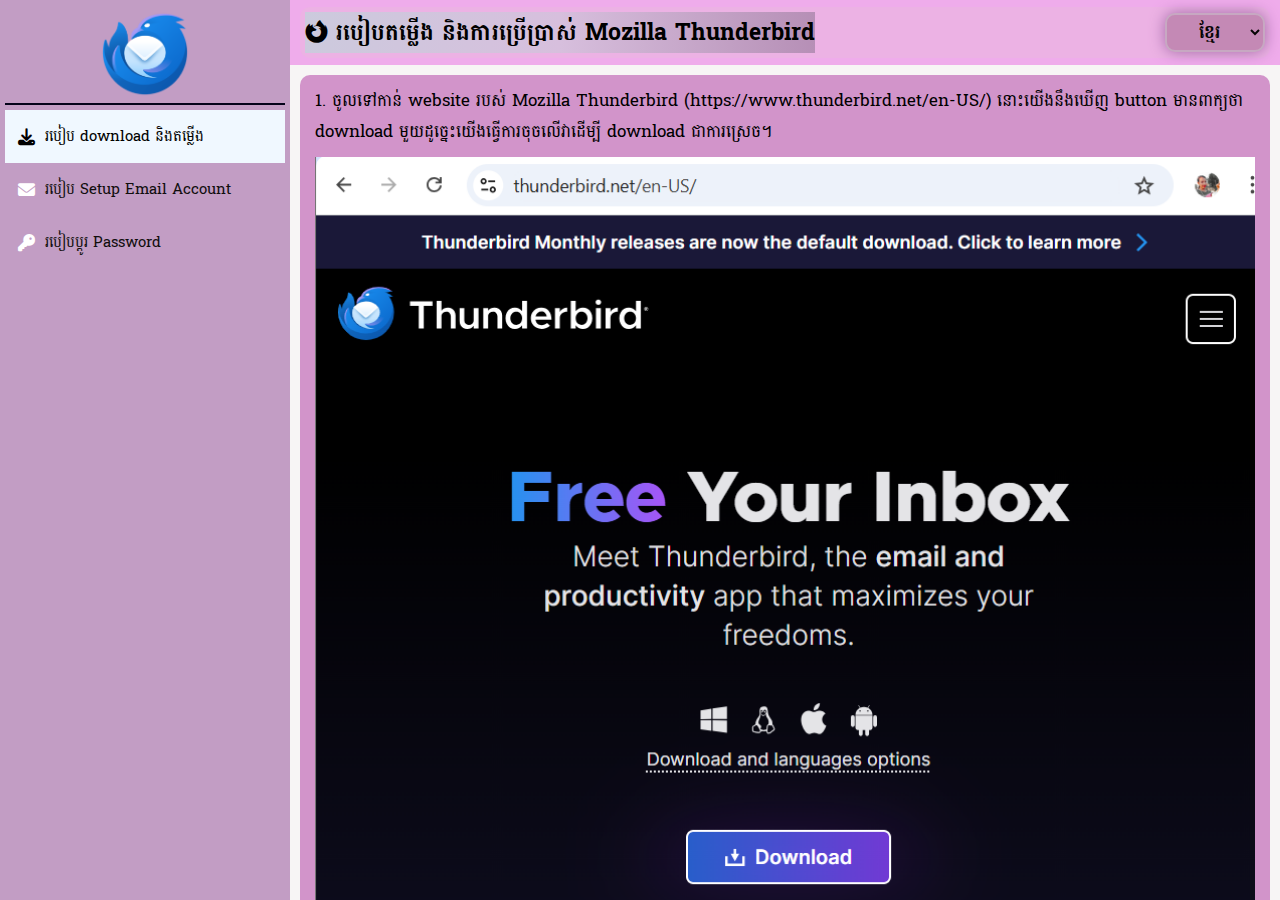
<file: index.html>
<!DOCTYPE html>
<html lang="en">
  <head>
    <meta charset="UTF-8" />
    <meta name="viewport" content="width=device-width, initial-scale=1.0" />
    <title>Document</title>
    <link
      rel="stylesheet"
      href="https://cdnjs.cloudflare.com/ajax/libs/font-awesome/6.7.2/css/all.min.css"
    />
    <link rel="stylesheet" href="./styles/index.css" />
    <link href="https://unpkg.com/aos@2.3.1/dist/aos.css" rel="stylesheet" />
  </head>
  <body>
    <div class="main-container">
      <div class="side-bar">
        <div class="img">
          <img src="./img/Thunderbird_2023_icon.png" alt="" />
        </div>
        <div class="main-menu">
          <ul>
            <li data-translate="sidebar1" id="download">
              <i class="fa-solid fa-download"></i>
              <a
                href="index.html"
                class="translation-text"
                id="download-text"
              ></a>
            </li>
            <li data-translate="sidebar2" id="email">
              <i class="fa-solid fa-envelope"></i>
              <a
                href="./pages/email.html"
                class="translation-text"
                id="email-text"
              ></a>
            </li>
            <li data-translate="sidebar3" id="changepass">
              <i class="fa-solid fa-key"></i>
              <a
                href="./pages/changepass.html"
                class="translation-text"
                id="changepass-text"
              ></a>
            </li>
          </ul>
        </div>
      </div>
      <div class="top-menu">
        <div class="header">
          <div class="title" data-translate="title">
            <i class="fa-brands fa-firefox-browser"></i>
            <span class="translation-text"></span>
          </div>
          <div class="lang">
            <select name="" id="switchlang">
              <option value="km" style="color: black">ខ្មែរ</option>
              <option value="en" style="color: black">English</option>
            </select>
          </div>
        </div>
      </div>
      <div class="container" id="download-content" data-aos="fade-up">
        <div class="box">
          <div class="left">
            <div class="des">
              <span data-translate="download1"></span>
            </div>
            <div class="img-des">
              <img src="./img/download1.png" alt="" />
            </div>
          </div>
          <div class="right">
            <div class="des" data-translate="download2"></div>
            <div class="img-des">
              <img src="./img/download2.png" alt="" />
            </div>
          </div>
        </div>
        <div class="box">
          <div class="left">
            <div class="des">
              <span data-translate="download3"></span>
            </div>
            <div class="img-des">
              <img src="./img/download3.png" alt="" />
            </div>
          </div>
          <div class="right">
            <div class="des" data-translate="download4"></div>
            <div class="img-des">
              <img src="./img/download4.png" alt="" />
            </div>
          </div>
        </div>
        <div class="box">
          <div class="left">
            <div class="des">
              <span data-translate="download5"></span>
            </div>
            <div class="img-des">
              <img src="./img/download5.png" alt="" />
            </div>
          </div>
        </div>
      </div>
    </div>
  </body>
  <script src="./js/translate.js"></script>
  <script src="https://unpkg.com/aos@2.3.1/dist/aos.js"></script>
  <script>
    AOS.init();
  </script>
</html>
</file>
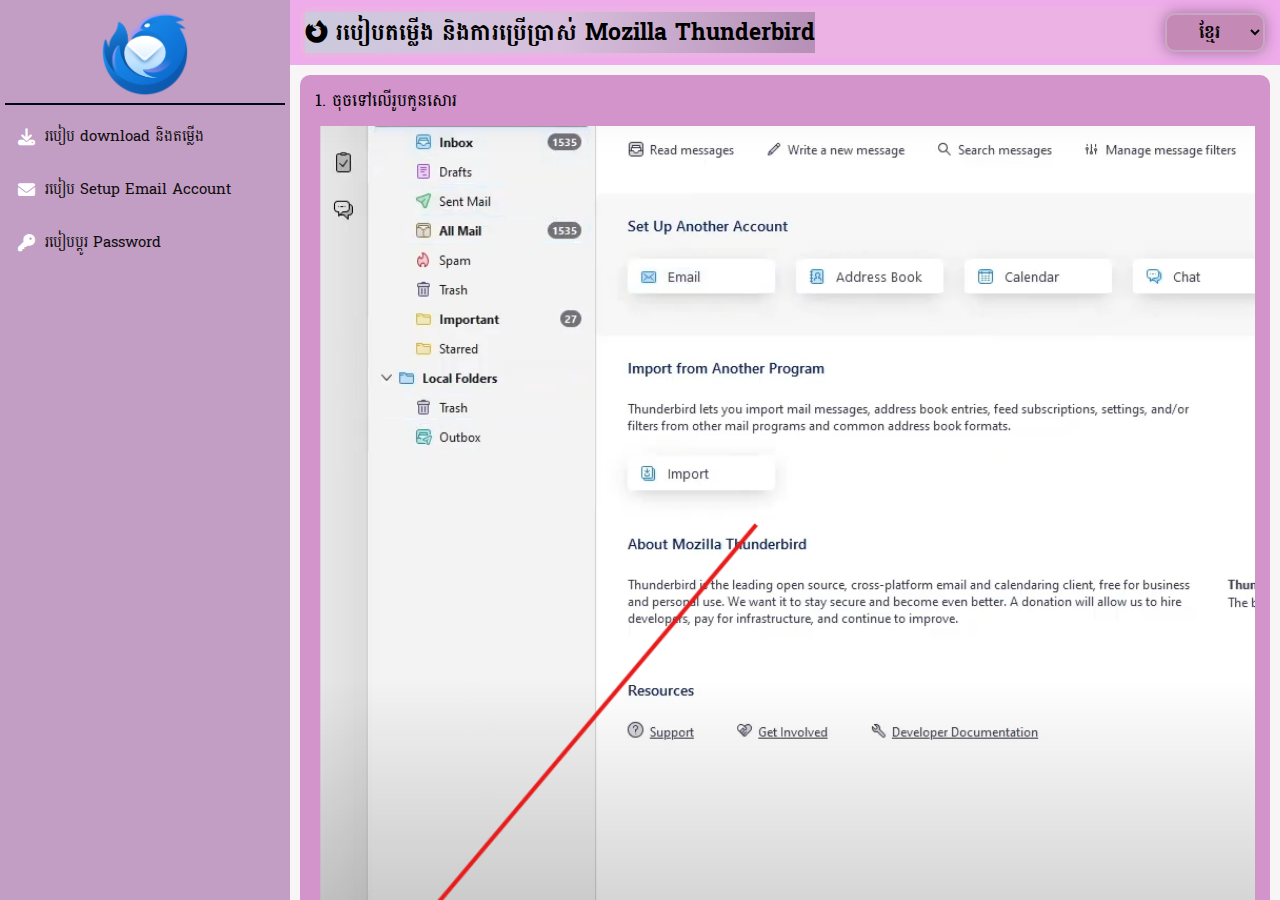
<file: changepass.html>
<!DOCTYPE html>
<html lang="en">
  <head>
    <meta charset="UTF-8" />
    <meta name="viewport" content="width=device-width, initial-scale=1.0" />
    <title>Document</title>
    <link
      rel="stylesheet"
      href="https://cdnjs.cloudflare.com/ajax/libs/font-awesome/6.7.2/css/all.min.css"
    />
    <link rel="stylesheet" href="../styles/index.css" />
    <link href="https://unpkg.com/aos@2.3.1/dist/aos.css" rel="stylesheet" />
  </head>
  <body>
    <div class="main-container">
      <!-- Sidebar -->
      <div class="side-bar">
        <div class="img">
          <img src="../img/Thunderbird_2023_icon.png" alt="" />
        </div>
        <div class="main-menu">
          <ul>
            <li data-translate="sidebar1" id="download">
              <i class="fa-solid fa-download"></i>
              <a
                href="../index.html"
                class="translation-text"
                id="download-text"
              ></a>
            </li>
            <li data-translate="sidebar2" id="email">
              <i class="fa-solid fa-envelope"></i>
              <a href="email.html" class="translation-text" id="email-text"></a>
            </li>
            <li data-translate="sidebar3" id="changepass">
              <i class="fa-solid fa-key"></i>
              <a
                href="../pages/changepass.html"
                class="translation-text"
                id="changepass-text"
              ></a>
            </li>
          </ul>
        </div>
      </div>

      <!-- Top menu -->
      <div class="top-menu">
        <div class="header">
          <div class="title" data-translate="title">
            <i class="fa-brands fa-firefox-browser"></i>
            <span class="translation-text"></span>
          </div>
          <div class="lang">
            <select name="" id="switchlang">
              <option value="km" style="color: black">ខ្មែរ</option>
              <option value="en" style="color: black">English</option>
            </select>
          </div>
        </div>
      </div>

      <!-- Main content -->
      <div class="container" id="download-content" data-aos="fade-up">
        <!-- Box 1 -->
        <div class="box">
          <div class="left">
            <div class="des">
              <span data-translate="changepass1"></span>
            </div>
            <div class="img-des">
              <img src="../img/changepass1.png" alt="" />
            </div>
          </div>
          <div class="right">
            <div class="des" data-translate="changepass2"></div>
            <div class="img-des">
              <img src="../img/changepass2.png" alt="" />
            </div>
          </div>
        </div>

        <!-- Box 2 (corrected) -->
        <div class="box">
          <div class="left">
            <div class="des">
              <span data-translate="changepass3"></span>
            </div>
            <div class="img-des">
              <img src="../img/changepass3.png" alt="" />
            </div>
          </div>
          <div class="right">
            <!-- Empty right section to keep layout balanced -->
            <div class="des"></div>
            <div class="img-des"></div>
          </div>
        </div>
      </div>
    </div>

    <!-- Scripts -->
    <script src="../js/translate.js"></script>
    <script src="https://unpkg.com/aos@2.3.1/dist/aos.js"></script>
    <script>
      AOS.init();
    </script>
  </body>
</html>
</file>
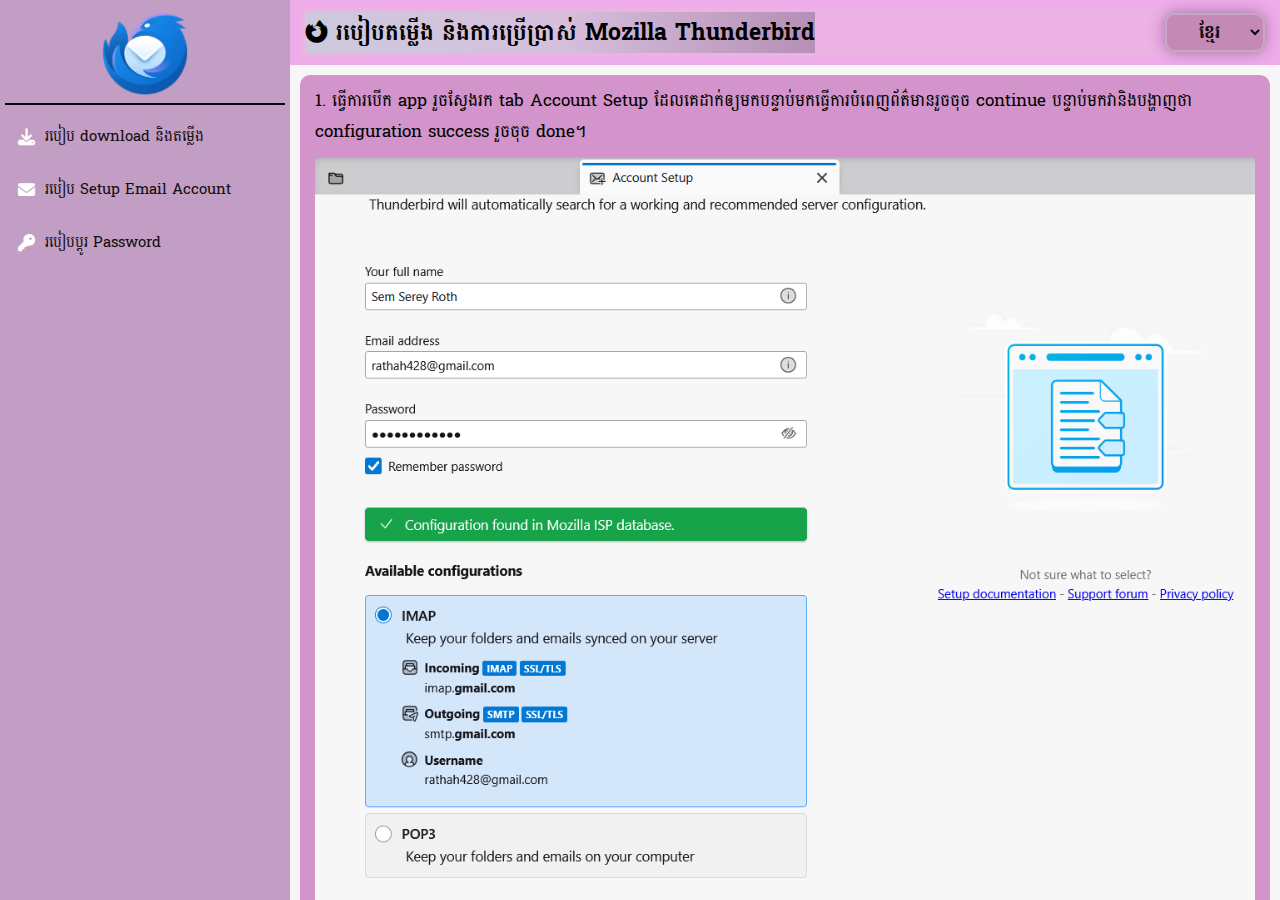
<file: email.html>
<!DOCTYPE html>
<html lang="en">
  <head>
    <meta charset="UTF-8" />
    <meta name="viewport" content="width=device-width, initial-scale=1.0" />
    <title>Document</title>
    <link
      rel="stylesheet"
      href="https://cdnjs.cloudflare.com/ajax/libs/font-awesome/6.7.2/css/all.min.css"
    />
    <link rel="stylesheet" href="../styles/index.css" />
    <link href="https://unpkg.com/aos@2.3.1/dist/aos.css" rel="stylesheet" />
  </head>
  <body>
    <div class="main-container">
      <div class="side-bar">
        <div class="img">
          <img src="../img/Thunderbird_2023_icon.png" alt="" />
        </div>
        <div class="main-menu">
          <ul>
            <li data-translate="sidebar1" id="download">
              <i class="fa-solid fa-download"></i>
              <a
                href="../index.html"
                class="translation-text"
                id="download-text"
              ></a>
            </li>
            <li data-translate="sidebar2" id="email">
              <i class="fa-solid fa-envelope"></i>
              <a href="email.html" class="translation-text" id="email-text"></a>
            </li>
            <li data-translate="sidebar3" id="changepass">
              <i class="fa-solid fa-key"></i>
              <a
                href="../pages/changepass.html"
                class="translation-text"
                id="changepass-text"
              ></a>
            </li>
          </ul>
        </div>
      </div>
      <div class="top-menu">
        <div class="header">
          <div class="title" data-translate="title">
            <i class="fa-brands fa-firefox-browser"></i>
            <span class="translation-text"></span>
          </div>
          <div class="lang">
            <select name="" id="switchlang">
              <option value="km" style="color: black">ខ្មែរ</option>
              <option value="en" style="color: black">English</option>
            </select>
          </div>
        </div>
      </div>
      <div class="container" id="download-content" data-aos="fade-up">
        <div class="box">
          <div class="left">
            <div class="des">
              <span data-translate="email1"></span>
            </div>
            <div class="img-des">
              <img src="../img/email1.png" alt="" />
            </div>
          </div>
          <div class="right">
            <div class="des" data-translate="email2"></div>
            <div class="img-des">
              <img src="../img/email2.png" alt="" />
            </div>
          </div>
        </div>
        <div class="box">
          <div class="left">
            <div class="des">
              <span data-translate="email3"></span>
            </div>
            <div class="img-des">
              <img src="../img/email3.png" alt="" />
            </div>
          </div>
          <div class="right">
            <div class="des" data-translate="email4"></div>
            <div class="img-des">
              <img src="../img/email4.png" alt="" />
            </div>
          </div>
        </div>
      </div> 
    </div> 
  </body>
  <script src="../js/translate.js"></script>
  <script src="https://unpkg.com/aos@2.3.1/dist/aos.js"></script>
  <script>
    AOS.init();
  </script>
</html>
</file>
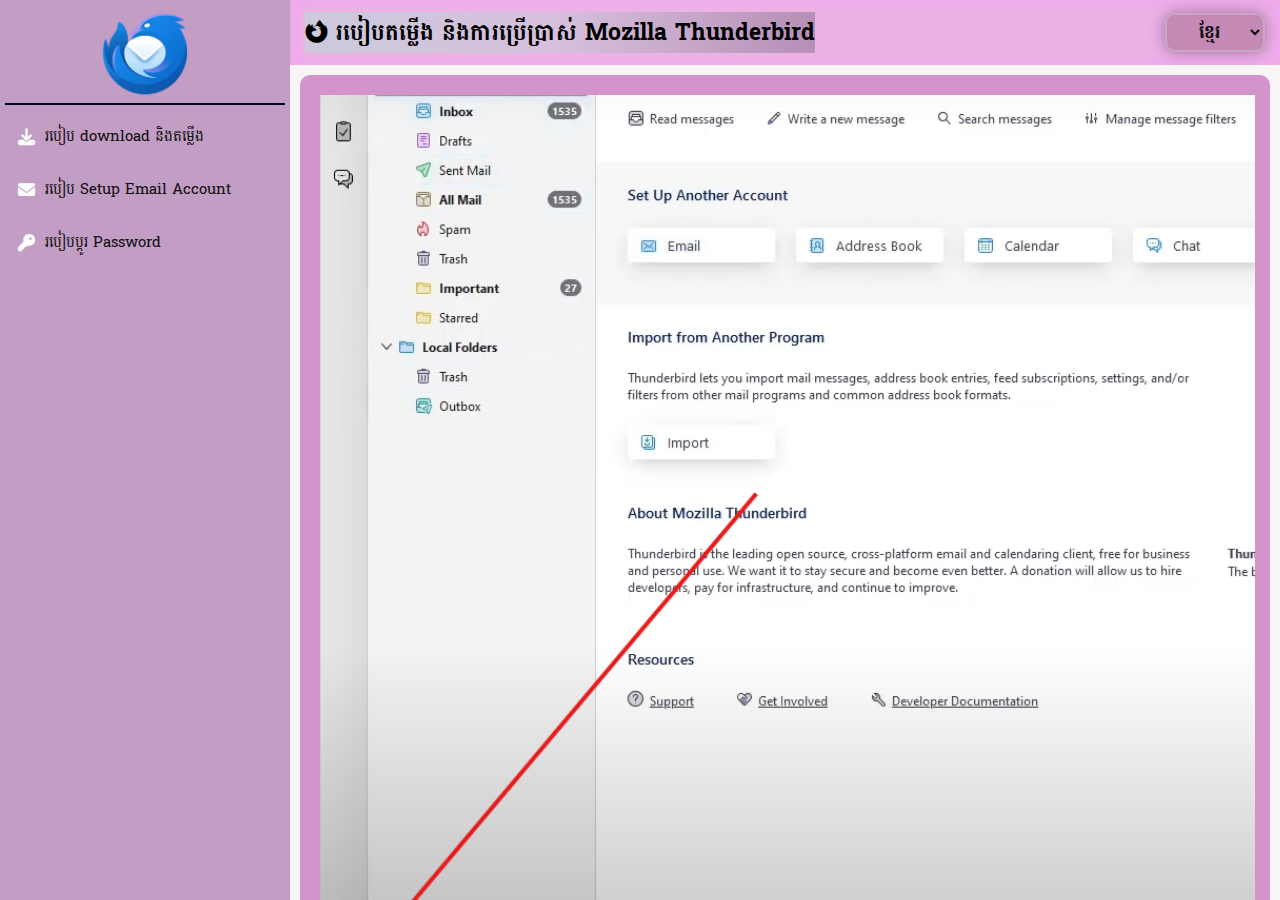
<file: page/changepass.html>
<!DOCTYPE html>
<html lang="en">
  <head>
    <meta charset="UTF-8" />
    <meta name="viewport" content="width=device-width, initial-scale=1.0" />
    <title>Document</title>
    <link
      rel="stylesheet"
      href="https://cdnjs.cloudflare.com/ajax/libs/font-awesome/6.7.2/css/all.min.css"
    />
    <link rel="stylesheet" href="../styles/index.css" />
    <link href="https://unpkg.com/aos@2.3.1/dist/aos.css" rel="stylesheet" />
  </head>
  <body>
    <div class="main-container">
      <div class="side-bar">
        <div class="img">
          <img src="../img/Thunderbird_2023_icon.png" alt="" />
        </div>
        <div class="main-menu">
          <ul>
            <li data-translate="sidebar1" id="download">
              <i class="fa-solid fa-download"></i>
              <a
                href="../index.html"
                class="translation-text"
                id="download-text"
              ></a>
            </li>
            <li data-translate="sidebar2" id="email">
              <i class="fa-solid fa-envelope"></i>
              <a href="email.html" class="translation-text" id="email-text"></a>
            </li>
            <li data-translate="sidebar3" id="changepass">
              <i class="fa-solid fa-key"></i>
              <a
                href="../pages/changepass.html"
                class="translation-text"
                id="changepass-text"
              ></a>
            </li>
          </ul>
        </div>
      </div>
      <div class="top-menu">
        <div class="header">
          <div class="title" data-translate="title">
            <i class="fa-brands fa-firefox-browser"></i>
            <span class="translation-text"></span>
          </div>
          <div class="lang">
            <select name="" id="switchlang">
              <option value="km" style="color: black">ខ្មែរ</option>
              <option value="en" style="color: black">English</option>
            </select>
          </div>
        </div>
      </div>
      <div class="container" id="download-content" data-aos="fade-up">
        <div class="box">
          <div class="left">
            <div class="des">
              <span data-translate="changepassword1"></span>
            </div>
            <div class="img-des">
              <img src="../img/changepass1.png" alt="" />
            </div>
          </div>
          <div class="right">
            <div class="des" data-translate="changepassword2"></div>
            <div class="img-des">
              <img src="../img/changepass2.png" alt="" />
            </div>
          </div>
        </div>
        <div class="box">
          <div class="left">
            <div class="des">
              <span data-translate="changepassword3"></span>
            </div>
            <div class="img-des">
              <img src="../img/changepass3.png" alt="" />
            </div>
          </div>
        </div>
      </div>
    </div>
  </body>
  <script src="../js/translate.js"></script>
  <script src="https://unpkg.com/aos@2.3.1/dist/aos.js"></script>
  <script>
    AOS.init();
  </script>
</html>
</file>
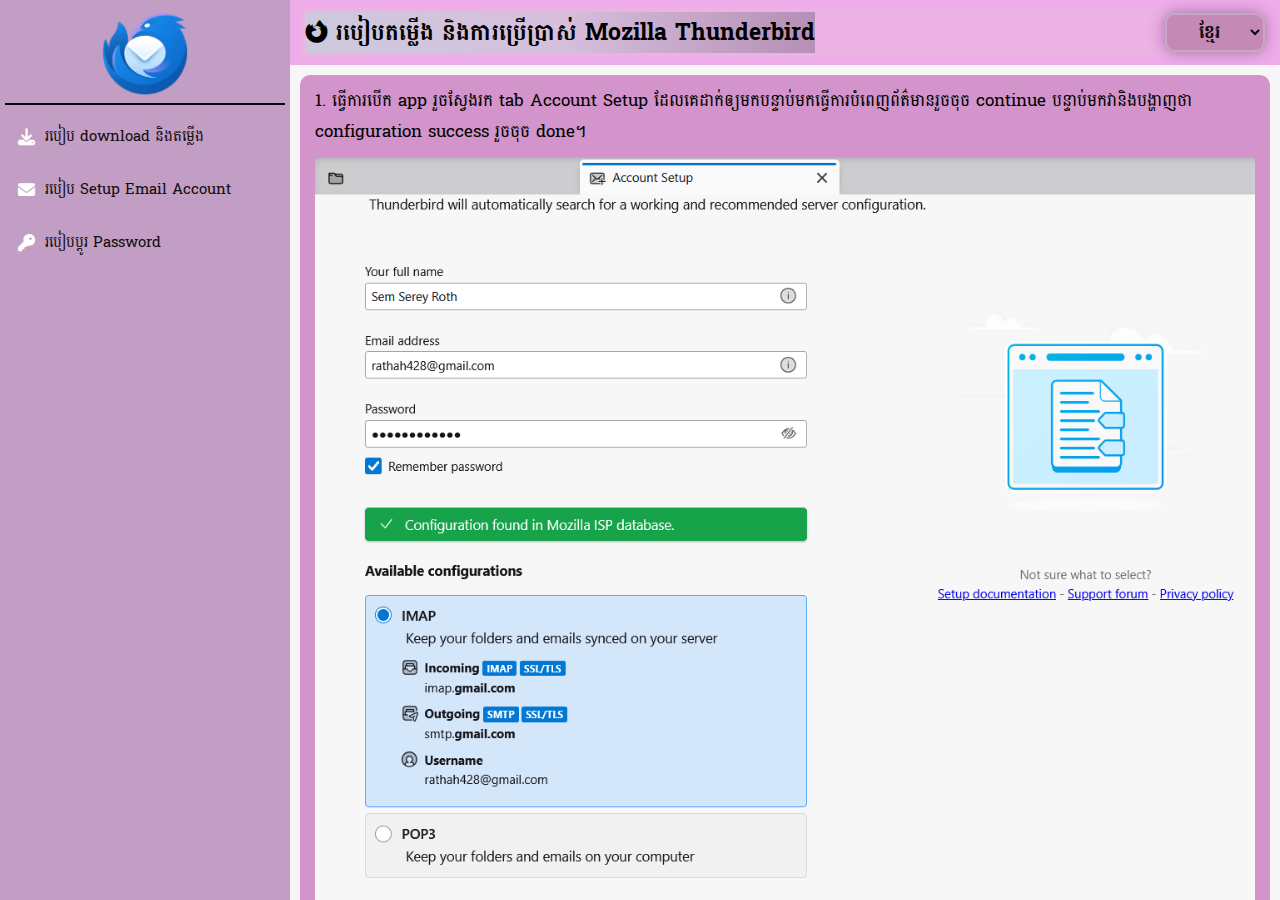
<file: page/email.html>
<!DOCTYPE html>
<html lang="en">
  <head>
    <meta charset="UTF-8" />
    <meta name="viewport" content="width=device-width, initial-scale=1.0" />
    <title>Document</title>
    <link
      rel="stylesheet"
      href="https://cdnjs.cloudflare.com/ajax/libs/font-awesome/6.7.2/css/all.min.css"
    />
    <link rel="stylesheet" href="../styles/index.css" />
    <link href="https://unpkg.com/aos@2.3.1/dist/aos.css" rel="stylesheet" />
  </head>
  <body>
    <div class="main-container">
      <div class="side-bar">
        <div class="img">
          <img src="../img/Thunderbird_2023_icon.png" alt="" />
        </div>
        <div class="main-menu">
          <ul>
            <li data-translate="sidebar1" id="download">
              <i class="fa-solid fa-download"></i>
              <a
                href="../index.html"
                class="translation-text"
                id="download-text"
              ></a>
            </li>
            <li data-translate="sidebar2" id="email">
              <i class="fa-solid fa-envelope"></i>
              <a href="email.html" class="translation-text" id="email-text"></a>
            </li>
            <li data-translate="sidebar3" id="changepass">
              <i class="fa-solid fa-key"></i>
              <a
                href="../pages/changepass.html"
                class="translation-text"
                id="changepass-text"
              ></a>
            </li>
          </ul>
        </div>
      </div>
      <div class="top-menu">
        <div class="header">
          <div class="title" data-translate="title">
            <i class="fa-brands fa-firefox-browser"></i>
            <span class="translation-text"></span>
          </div>
          <div class="lang">
            <select name="" id="switchlang">
              <option value="km" style="color: black">ខ្មែរ</option>
              <option value="en" style="color: black">English</option>
            </select>
          </div>
        </div>
      </div>
      <div class="container" id="download-content" data-aos="fade-up">
        <div class="box">
          <div class="left">
            <div class="des">
              <span data-translate="email1"></span>
            </div>
            <div class="img-des">
              <img src="../img/email1.png" alt="" />
            </div>
          </div>
          <div class="right">
            <div class="des" data-translate="email2"></div>
            <div class="img-des">
              <img src="../img/email2.png" alt="" />
            </div>
          </div>
        </div>
        <div class="box">
          <div class="left">
            <div class="des">
              <span data-translate="email3"></span>
            </div>
            <div class="img-des">
              <img src="../img/email3.png" alt="" />
            </div>
          </div>
          <div class="right">
            <div class="des" data-translate="email4"></div>
            <div class="img-des">
              <img src="../img/email4.png" alt="" />
            </div>
          </div>
        </div>
        </div>
      </div>
    </div>
  </body>
  <script src="../js/translate.js"></script>
  <script src="https://unpkg.com/aos@2.3.1/dist/aos.js"></script>
  <script>
    AOS.init();
  </script>
</html>
</file>
<file: styles/index.css>
@import url("https://fonts.googleapis.com/css2?family=Battambang:wght@100;300;400;700;900&display=swap");
* {
  margin: 0;
  padding: 0;
  box-sizing: border-box;
  font-family: "Battambang", system-ui;
}
a {
  text-decoration: none;
}
body {
  overflow-x: hidden;
}
ul {
  list-style-type: none;
}
.main-container {
  width: 100vw;
  height: 100vh;
}
.main-container .side-bar {
  width: 290px;
  height: 100%;
  padding: 5px;
  background-color: rgb(194, 157, 196);
  color: white;
  float: left;
}
.main-container .side-bar .img {
  width: 100%;
  height: 100px;
  display: flex;
  justify-content: center;
  align-items: center;
  border-bottom: 2px solid rgb(3, 2, 25);
  margin-bottom: 5px;
}
.main-container .side-bar .img img {
  width: 90px;
  height: 90px;
  object-fit: cover;
}
.main-container .side-bar .main-menu {
  width: 100%;
  height: calc(100% - 105px);
}
.main-container .side-bar .main-menu ul li {
  padding: 13px;
  font-size: 15px;
  transition: all 0.4s;
  cursor: pointer;
  display: flex;
  align-items: center;
}
.main-container .side-bar .main-menu ul li a {
  display: block;
  text-decoration: none;
  margin-left: 10px;
  color: rgb(17, 14, 14);
}
.main-container .side-bar .main-menu ul li i {
  font-size: 17px;
}
.main-container .side-bar .main-menu ul li:hover {
  background-color: rgb(223, 136, 212);
  transform: translateX(5px);
  color: black;
}
.main-container .side-bar .main-menu ul li:hover a {
  color: black;
}
.main-container .top-menu {
  width: calc(100% - 290px);
  height: 65px;
  padding: 7px 10px;
  float: left;
  background-color: #efaceb;
}
.main-container .top-menu .header {
  width: 100%;
  height: 100%;
  background-color: rgb(236, 178, 228);
  border-radius: 10px;
  display: flex;
  justify-content: space-between;
  align-items: center;
  padding: 0 5px;
}
.main-container .top-menu .header .title {
  font-size: 23px;
  font-weight: bold;
  background: linear-gradient(90deg, #cccadd, #d7bfdd, #b68fb6);
  
}
.main-container .top-menu .header select {
  width: 100px;
  font-size: 18px;
  font-weight: bold;
  text-align: center;
  color: rgb(6, 4, 4);
  box-shadow: 0 0 15px rgb(162, 106, 167);
  border: 2px solid rgb(199, 168, 194);
  border-radius: 10px;
  background-image: linear-gradient(
    50deg,
    rgb(196, 137, 181)
  );
  background-size: 300%;
  animation: glowing 1.5s linear infinite;
  cursor: pointer;
  outline: none;
  position: relative;
  overflow: hidden;
}
@keyframes glowing {
  0% {
    background-position: 0 0;
  }
  100% {
    background-position: 300% 0;
  }
}

.container {
  width: calc(100% - 290px);
  height: calc(100% - 65px);
  padding: 10px;
  background-color: #f7f5f5;
  overflow-y: scroll;
  float: left;
}
.container .box {
  width: 100%;
  background-color: rgb(210, 148, 202);
  padding: 10px 15px;
  border-radius: 10px;
  display: flex;
  flex-wrap: wrap;
  justify-content: space-between;
  margin-bottom: 10px;
}
.container .box .left {
  width: 100%;
  height: auto;
}
.des {
  width: 100%;
  margin-bottom: 10px;
}
.des span {
  font-size: 17px;
}
.img-des {
  width: 100%;
  height: auto;
}
.img-des img {
  width: 100%;
  object-fit: cover;
}
.container .box .right {
  width: 100%;
  height: auto;
}
#setup-email {
  display: none;
}
.active {
  background-color: aliceblue;
  color: black;
}
.test {
  color: black !important;
}
</file>
